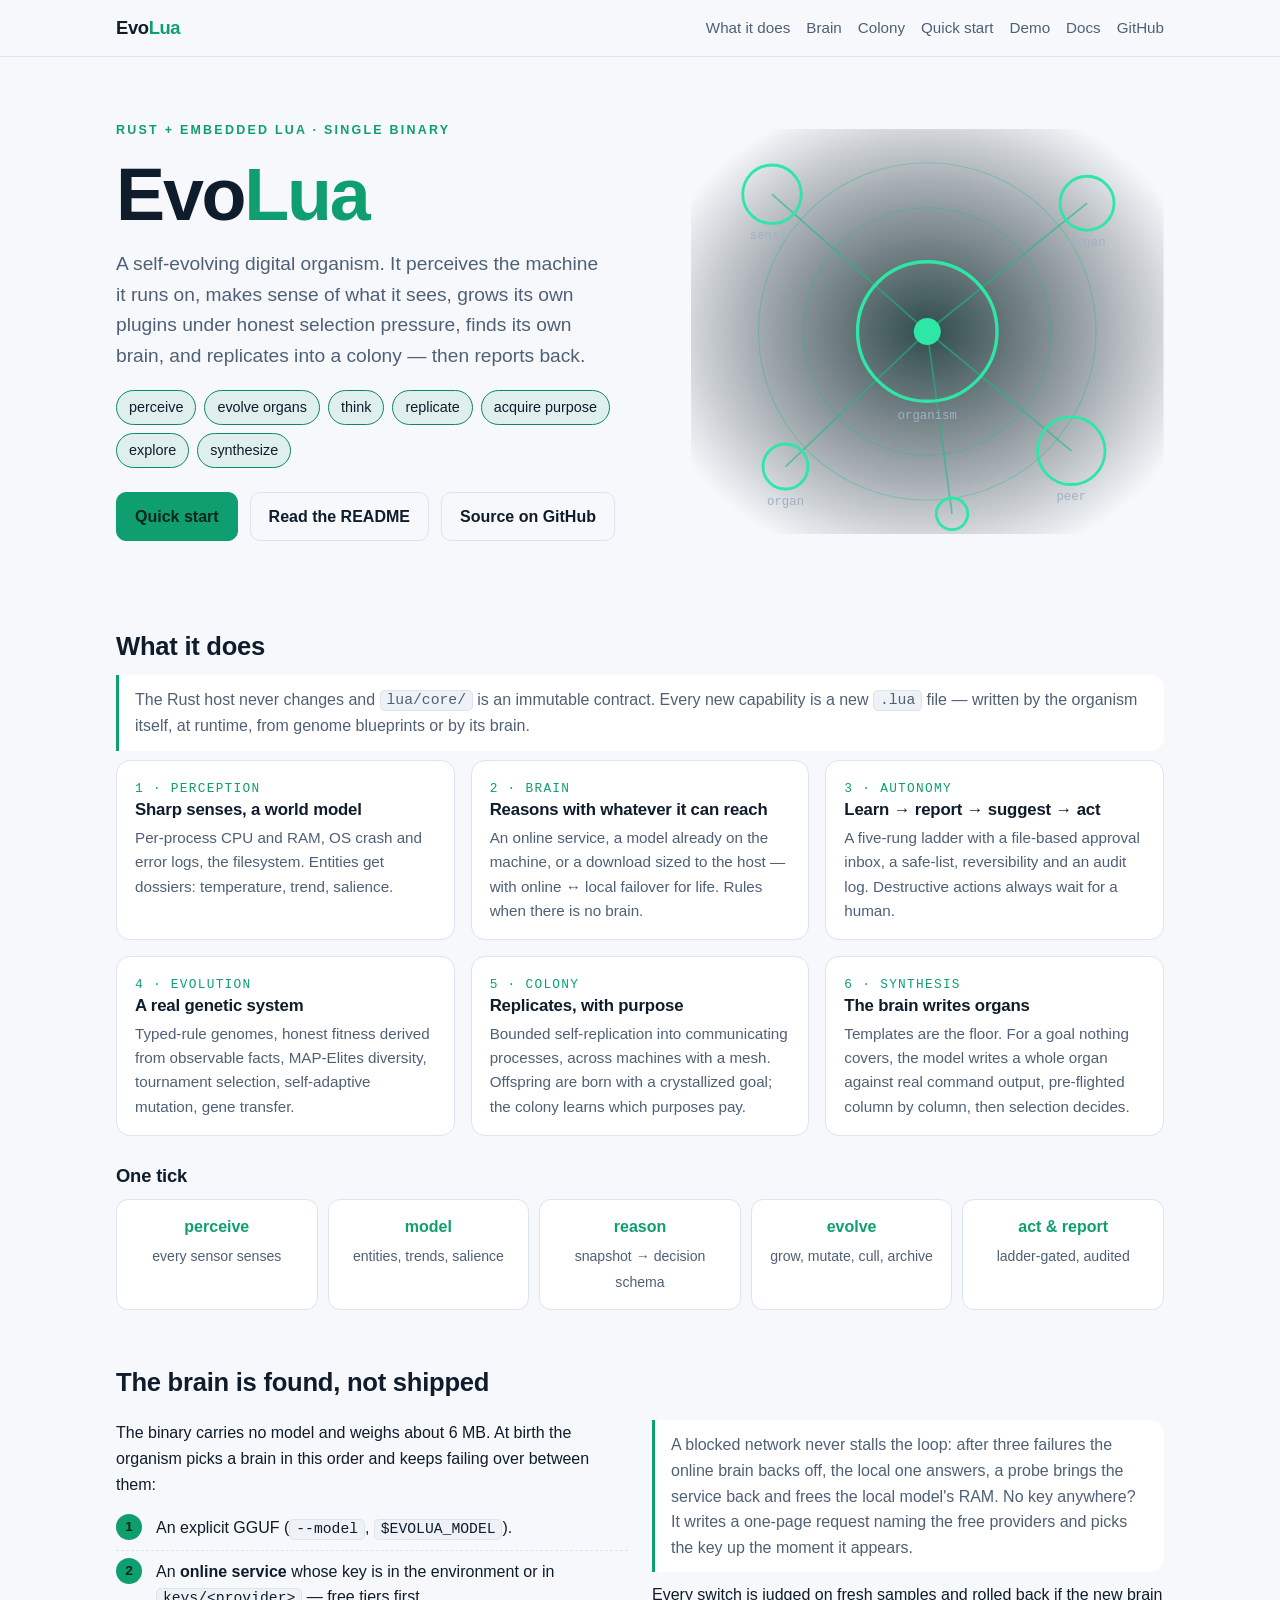
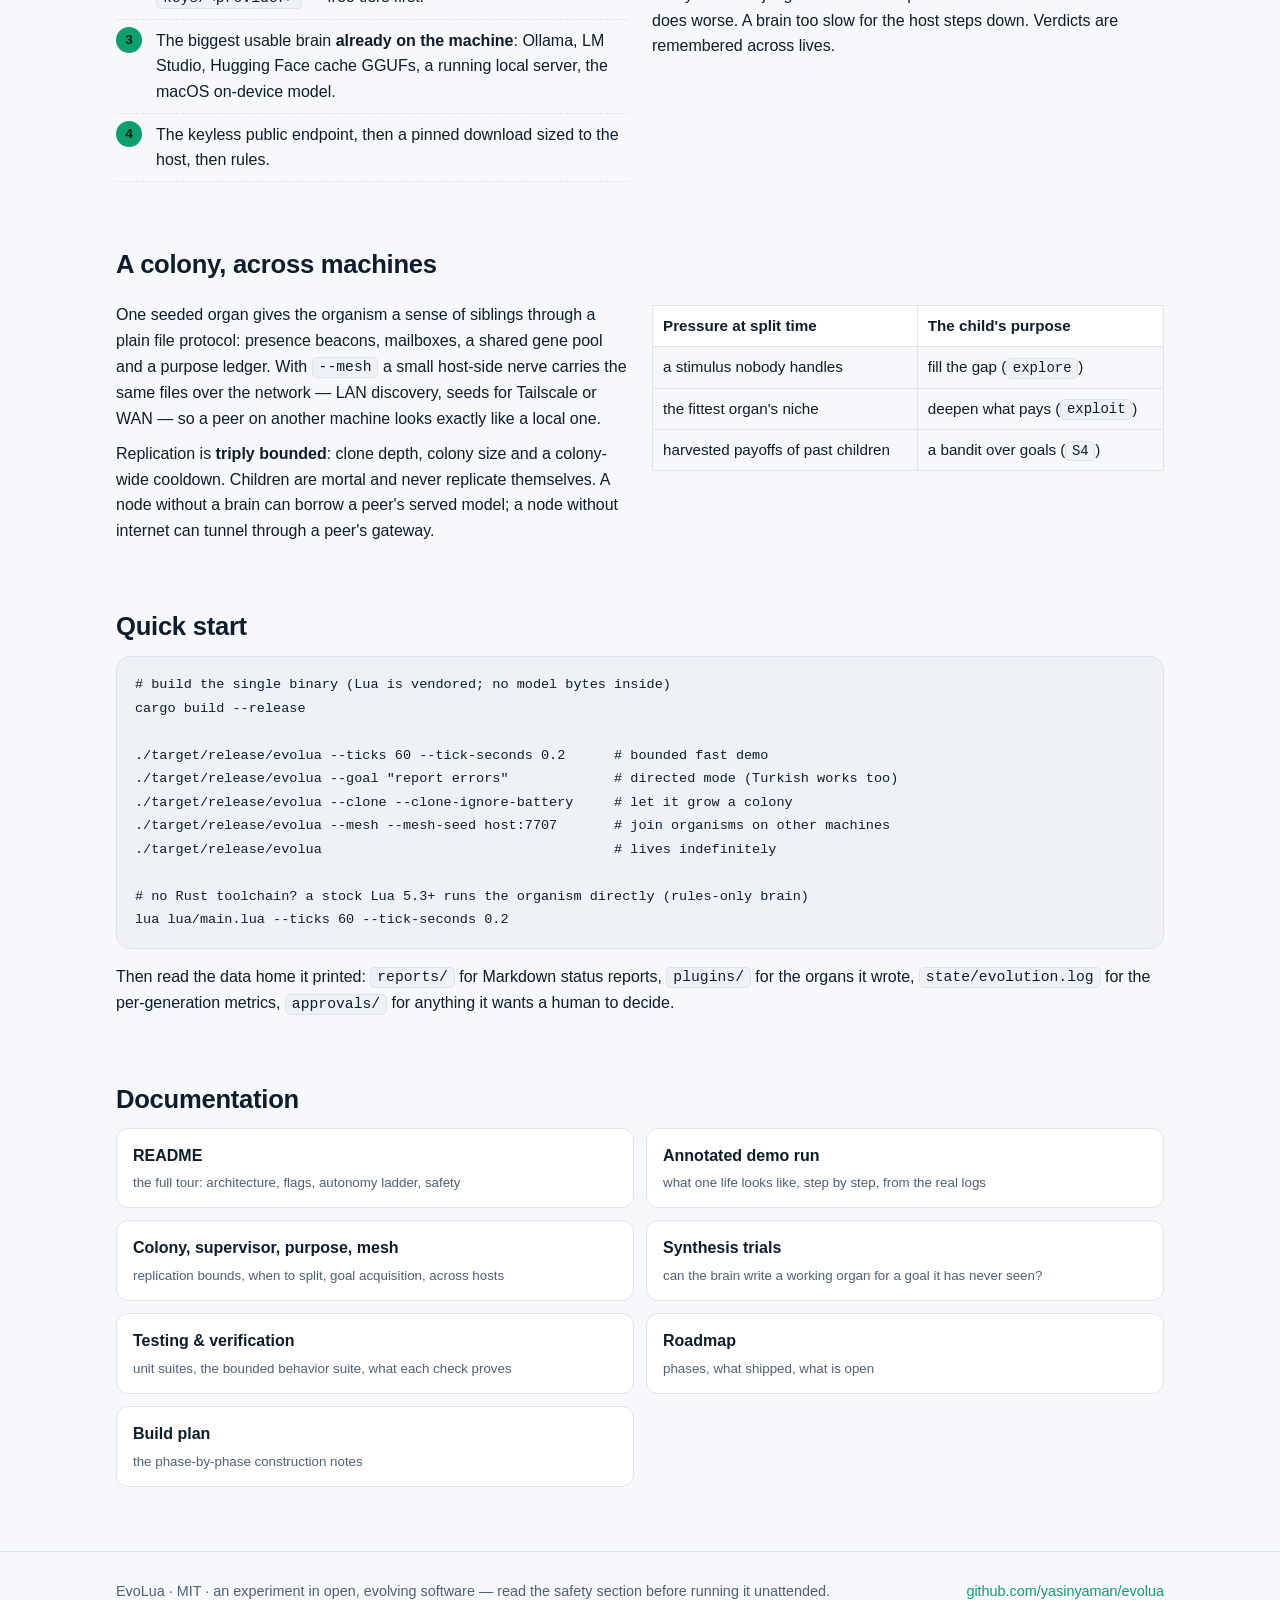
<file: site/index.html>
<!doctype html>
<html lang="en">
<head>
<meta charset="utf-8">
<meta name="viewport" content="width=device-width, initial-scale=1">
<title>EvoLua — a self-evolving Lua organism</title>
<meta name="description" content="EvoLua perceives its host, builds a world model, reasons with whatever brain it can reach, grows its own Lua organs under honest selection, replicates into a colony across machines, and ships as one small binary.">
<meta property="og:title" content="EvoLua — a self-evolving Lua organism">
<meta property="og:description" content="Rust host, embedded Lua organism, single binary. It grows its own organs, finds its own brain, and replicates into a colony.">
<meta property="og:image" content="https://yaman.dev/evolua/assets/social-preview.png">
<meta name="twitter:card" content="summary_large_image">
<link rel="icon" href="favicon.svg" type="image/svg+xml">
<link rel="stylesheet" href="style.css">
</head>
<body>
<header class="top"><div class="wrap">
  <a class="brand" href="./">Evo<b>Lua</b></a>
  <nav class="nav">
    <a href="#what">What it does</a>
    <a href="#brain">Brain</a>
    <a href="#colony">Colony</a>
    <a href="#start">Quick start</a>
    <a href="docs/DEMO.html">Demo</a>
    <a href="#docs">Docs</a>
    <a href="https://github.com/yasinyaman/evolua">GitHub</a>
  </nav>
</div></header>

<main class="wrap">
  <section class="hero">
    <div>
      <div class="kicker">Rust + embedded Lua · single binary</div>
      <h1>Evo<b>Lua</b></h1>
      <p class="lead">A self-evolving digital organism. It perceives the machine it runs on, makes sense of what it sees, grows its own plugins under honest selection pressure, finds its own brain, and replicates into a colony — then reports back.</p>
      <div class="tags">
        <span class="tag">perceive</span><span class="tag">evolve organs</span><span class="tag">think</span>
        <span class="tag">replicate</span><span class="tag">acquire purpose</span><span class="tag">explore</span><span class="tag">synthesize</span>
      </div>
      <div class="cta">
        <a class="btn primary" href="#start">Quick start</a>
        <a class="btn" href="readme.html">Read the README</a>
        <a class="btn" href="https://github.com/yasinyaman/evolua">Source on GitHub</a>
      </div>
    </div>
    <svg viewBox="0 0 420 360" role="img" aria-label="An organism at the centre with satellite organs and peers">
      <defs>
        <radialGradient id="g" cx="50%" cy="50%" r="60%"><stop offset="0" stop-color="#1b3a3a" stop-opacity=".9"/><stop offset="1" stop-color="#0b1420" stop-opacity="0"/></radialGradient>
      </defs>
      <rect width="420" height="360" fill="url(#g)"/>
      <g stroke="#1fb989" stroke-opacity=".35" fill="none">
        <circle cx="210" cy="180" r="150"/><circle cx="210" cy="180" r="110"/>
      </g>
      <g stroke="#1fb989" stroke-opacity=".6" stroke-width="1.5">
        <line x1="210" y1="180" x2="72" y2="58"/><line x1="210" y1="180" x2="352" y2="66"/>
        <line x1="210" y1="180" x2="338" y2="286"/><line x1="210" y1="180" x2="84" y2="300"/>
        <line x1="210" y1="180" x2="232" y2="342"/>
      </g>
      <circle cx="210" cy="180" r="62" fill="none" stroke="#2ee6a6" stroke-width="3"/>
      <circle cx="210" cy="180" r="12" fill="#2ee6a6"/>
      <g fill="none" stroke="#2ee6a6" stroke-width="2.5">
        <circle cx="72" cy="58" r="26"/><circle cx="352" cy="66" r="24"/>
        <circle cx="338" cy="286" r="30"/><circle cx="84" cy="300" r="20"/><circle cx="232" cy="342" r="14"/>
      </g>
      <g fill="#9fb0c4" font-family="ui-monospace, Menlo, monospace" font-size="11" text-anchor="middle">
        <text x="72" y="98">sensor</text><text x="352" y="104">organ</text><text x="338" y="330">peer</text>
        <text x="84" y="334">organ</text><text x="210" y="258">organism</text>
      </g>
    </svg>
  </section>

  <section id="what" class="section">
    <h2>What it does</h2>
    <p class="note">The Rust host never changes and <code>lua/core/</code> is an immutable contract. Every new capability is a new <code>.lua</code> file — written by the organism itself, at runtime, from genome blueprints or by its brain.</p>
    <div class="grid">
      <div class="card"><div class="n">1 · PERCEPTION</div><h3>Sharp senses, a world model</h3><p>Per-process CPU and RAM, OS crash and error logs, the filesystem. Entities get dossiers: temperature, trend, salience.</p></div>
      <div class="card"><div class="n">2 · BRAIN</div><h3>Reasons with whatever it can reach</h3><p>An online service, a model already on the machine, or a download sized to the host — with online ↔ local failover for life. Rules when there is no brain.</p></div>
      <div class="card"><div class="n">3 · AUTONOMY</div><h3>Learn → report → suggest → act</h3><p>A five-rung ladder with a file-based approval inbox, a safe-list, reversibility and an audit log. Destructive actions always wait for a human.</p></div>
      <div class="card"><div class="n">4 · EVOLUTION</div><h3>A real genetic system</h3><p>Typed-rule genomes, honest fitness derived from observable facts, MAP-Elites diversity, tournament selection, self-adaptive mutation, gene transfer.</p></div>
      <div class="card"><div class="n">5 · COLONY</div><h3>Replicates, with purpose</h3><p>Bounded self-replication into communicating processes, across machines with a mesh. Offspring are born with a crystallized goal; the colony learns which purposes pay.</p></div>
      <div class="card"><div class="n">6 · SYNTHESIS</div><h3>The brain writes organs</h3><p>Templates are the floor. For a goal nothing covers, the model writes a whole organ against real command output, pre-flighted column by column, then selection decides.</p></div>
    </div>

    <h3>One tick</h3>
    <div class="flow">
      <div class="step"><b>perceive</b><span>every sensor senses</span></div>
      <div class="step"><b>model</b><span>entities, trends, salience</span></div>
      <div class="step"><b>reason</b><span>snapshot → decision schema</span></div>
      <div class="step"><b>evolve</b><span>grow, mutate, cull, archive</span></div>
      <div class="step"><b>act &amp; report</b><span>ladder-gated, audited</span></div>
    </div>
  </section>

  <section id="brain" class="section">
    <h2>The brain is found, not shipped</h2>
    <div class="two">
      <div>
        <p>The binary carries no model and weighs about 6 MB. At birth the organism picks a brain in this order and keeps failing over between them:</p>
        <ol class="ladder">
          <li>An explicit GGUF (<code>--model</code>, <code>$EVOLUA_MODEL</code>).</li>
          <li>An <b>online service</b> whose key is in the environment or in <code>keys/&lt;provider&gt;</code> — free tiers first.</li>
          <li>The biggest usable brain <b>already on the machine</b>: Ollama, LM Studio, Hugging Face cache GGUFs, a running local server, the macOS on-device model.</li>
          <li>The keyless public endpoint, then a pinned download sized to the host, then rules.</li>
        </ol>
      </div>
      <div>
        <p class="note">A blocked network never stalls the loop: after three failures the online brain backs off, the local one answers, a probe brings the service back and frees the local model's RAM. No key anywhere? It writes a one-page request naming the free providers and picks the key up the moment it appears.</p>
        <p>Every switch is judged on fresh samples and rolled back if the new brain does worse. A brain too slow for the host steps down. Verdicts are remembered across lives.</p>
      </div>
    </div>
  </section>

  <section id="colony" class="section">
    <h2>A colony, across machines</h2>
    <div class="two">
      <div>
        <p>One seeded organ gives the organism a sense of siblings through a plain file protocol: presence beacons, mailboxes, a shared gene pool and a purpose ledger. With <code>--mesh</code> a small host-side nerve carries the same files over the network — LAN discovery, seeds for Tailscale or WAN — so a peer on another machine looks exactly like a local one.</p>
        <p>Replication is <b>triply bounded</b>: clone depth, colony size and a colony-wide cooldown. Children are mortal and never replicate themselves. A node without a brain can borrow a peer's served model; a node without internet can tunnel through a peer's gateway.</p>
      </div>
      <div>
        <table>
          <tr><th>Pressure at split time</th><th>The child's purpose</th></tr>
          <tr><td>a stimulus nobody handles</td><td>fill the gap (<code>explore</code>)</td></tr>
          <tr><td>the fittest organ's niche</td><td>deepen what pays (<code>exploit</code>)</td></tr>
          <tr><td>harvested payoffs of past children</td><td>a bandit over goals (<code>S4</code>)</td></tr>
        </table>
      </div>
    </div>
  </section>

  <section id="start" class="section">
    <h2>Quick start</h2>
<pre><code># build the single binary (Lua is vendored; no model bytes inside)
cargo build --release

./target/release/evolua --ticks 60 --tick-seconds 0.2      # bounded fast demo
./target/release/evolua --goal "report errors"             # directed mode (Turkish works too)
./target/release/evolua --clone --clone-ignore-battery     # let it grow a colony
./target/release/evolua --mesh --mesh-seed host:7707       # join organisms on other machines
./target/release/evolua                                    # lives indefinitely

# no Rust toolchain? a stock Lua 5.3+ runs the organism directly (rules-only brain)
lua lua/main.lua --ticks 60 --tick-seconds 0.2</code></pre>
    <p>Then read the data home it printed: <code>reports/</code> for Markdown status reports, <code>plugins/</code> for the organs it wrote, <code>state/evolution.log</code> for the per-generation metrics, <code>approvals/</code> for anything it wants a human to decide.</p>
  </section>

  <section id="docs" class="section">
    <h2>Documentation</h2>
    <div class="docs-list">
      <a href="readme.html"><b>README</b><small>the full tour: architecture, flags, autonomy ladder, safety</small></a>
      <a href="docs/DEMO.html"><b>Annotated demo run</b><small>what one life looks like, step by step, from the real logs</small></a>
      <a href="docs/COLONY.html"><b>Colony, supervisor, purpose, mesh</b><small>replication bounds, when to split, goal acquisition, across hosts</small></a>
      <a href="docs/TRIALS.html"><b>Synthesis trials</b><small>can the brain write a working organ for a goal it has never seen?</small></a>
      <a href="docs/TESTING.html"><b>Testing &amp; verification</b><small>unit suites, the bounded behavior suite, what each check proves</small></a>
      <a href="docs/ROADMAP.html"><b>Roadmap</b><small>phases, what shipped, what is open</small></a>
      <a href="docs/BUILD-PLAN.html"><b>Build plan</b><small>the phase-by-phase construction notes</small></a>
    </div>
  </section>
</main>

<footer><div class="wrap">
  <span>EvoLua · MIT · an experiment in open, evolving software — read the safety section before running it unattended.</span>
  <span><a href="https://github.com/yasinyaman/evolua">github.com/yasinyaman/evolua</a></span>
</div></footer>
</body>
</html>
</file>
<file: site/style.css>
/* EvoLua site — shared by the landing page and the rendered docs.
   Palette echoes docs/assets/social-preview.png: deep navy, mint accent. */
:root {
  --bg: #0b1420;
  --bg-2: #101c2b;
  --panel: #15243a;
  --line: #22344d;
  --text: #e6edf5;
  --muted: #9fb0c4;
  --accent: #2ee6a6;
  --accent-2: #1fb989;
  --code-bg: #0e1a29;
  --max: 1080px;
  --radius: 14px;
  --sans: "Inter", -apple-system, BlinkMacSystemFont, "Segoe UI", Roboto, Helvetica, Arial, sans-serif;
  --mono: "JetBrains Mono", "SFMono-Regular", Menlo, Consolas, monospace;
}
@media (prefers-color-scheme: light) {
  :root:not([data-theme="dark"]) {
    --bg: #f6f8fb; --bg-2: #ffffff; --panel: #ffffff; --line: #dde4ee;
    --text: #0f1c2b; --muted: #4f6076; --accent: #0f9f6e; --accent-2: #0c8a5f; --code-bg: #eef2f7;
  }
}
* { box-sizing: border-box; }
html { scroll-behavior: smooth; }
body {
  margin: 0; background: var(--bg); color: var(--text); font-family: var(--sans);
  line-height: 1.6; font-size: 16px; -webkit-font-smoothing: antialiased;
}
a { color: var(--accent); text-decoration: none; }
a:hover { text-decoration: underline; }
code, pre, kbd { font-family: var(--mono); font-size: 0.92em; }
code { background: var(--code-bg); border: 1px solid var(--line); border-radius: 5px; padding: 0.1em 0.4em; }
pre { background: var(--code-bg); border: 1px solid var(--line); border-radius: var(--radius); padding: 16px 18px; overflow-x: auto; }
pre code { background: none; border: 0; padding: 0; }
h1, h2, h3 { line-height: 1.2; letter-spacing: -0.01em; }
h2 { font-size: 1.6rem; margin: 2.6rem 0 0.8rem; }
h3 { font-size: 1.15rem; margin: 1.8rem 0 0.5rem; }
p { margin: 0.6rem 0; }
.wrap { max-width: var(--max); margin: 0 auto; padding: 0 16px; }

/* top bar */
.top { position: sticky; top: 0; z-index: 10; backdrop-filter: blur(10px);
  background: color-mix(in srgb, var(--bg) 82%, transparent); border-bottom: 1px solid var(--line); }
.top .wrap { display: flex; align-items: center; gap: 18px; height: 56px; }
.brand { font-weight: 800; font-size: 1.15rem; letter-spacing: -0.02em; color: var(--text); }
.brand b { color: var(--accent); }
.nav { margin-left: auto; display: flex; gap: 16px; flex-wrap: wrap; }
.nav a { color: var(--muted); font-size: 0.95rem; }
.nav a:hover { color: var(--text); text-decoration: none; }

/* hero */
.hero { padding: 64px 0 40px; display: grid; grid-template-columns: 1.15fr 1fr; gap: 32px; align-items: center; }
.kicker { color: var(--accent); font-weight: 700; letter-spacing: 0.18em; font-size: 0.78rem; text-transform: uppercase; }
.hero h1 { font-size: clamp(2.6rem, 6vw, 4.6rem); margin: 10px 0 8px; font-weight: 800; letter-spacing: -0.03em; }
.hero h1 b { color: var(--accent); font-weight: 800; }
.hero .lead { font-size: 1.2rem; color: var(--muted); max-width: 46ch; }
.tags { display: flex; flex-wrap: wrap; gap: 8px; margin: 18px 0 24px; }
.tag { border: 1px solid var(--accent-2); color: var(--text); background: color-mix(in srgb, var(--accent) 10%, transparent);
  border-radius: 999px; padding: 5px 12px; font-size: 0.9rem; }
.cta { display: flex; gap: 12px; flex-wrap: wrap; }
.btn { display: inline-block; padding: 11px 18px; border-radius: 10px; font-weight: 600; border: 1px solid var(--line); color: var(--text); }
.btn:hover { text-decoration: none; border-color: var(--accent-2); }
.btn.primary { background: var(--accent); color: #06261b; border-color: var(--accent); }
.hero svg { width: 100%; height: auto; display: block; }

/* sections */
.section { padding: 8px 0; }
.grid { display: grid; grid-template-columns: repeat(3, 1fr); gap: 16px; }
.card { background: var(--panel); border: 1px solid var(--line); border-radius: var(--radius); padding: 18px 18px 16px; }
.card h3 { margin: 0 0 6px; font-size: 1.05rem; }
.card p { margin: 0; color: var(--muted); font-size: 0.95rem; }
.card .n { color: var(--accent); font-family: var(--mono); font-size: 0.8rem; letter-spacing: 0.1em; }
.flow { display: grid; grid-template-columns: repeat(5, 1fr); gap: 10px; margin-top: 12px; }
.flow .step { background: var(--panel); border: 1px solid var(--line); border-radius: 12px; padding: 14px; text-align: center; }
.flow .step b { display: block; color: var(--accent); margin-bottom: 4px; }
.flow .step span { color: var(--muted); font-size: 0.88rem; }
.two { display: grid; grid-template-columns: 1fr 1fr; gap: 24px; align-items: start; }
.note { border-left: 3px solid var(--accent); background: var(--panel); border-radius: 0 var(--radius) var(--radius) 0; padding: 12px 16px; color: var(--muted); }
.ladder { list-style: none; padding: 0; margin: 10px 0; counter-reset: s; }
.ladder li { counter-increment: s; padding: 8px 0 8px 40px; position: relative; border-bottom: 1px dashed var(--line); }
.ladder li::before { content: counter(s); position: absolute; left: 0; top: 7px; width: 26px; height: 26px; border-radius: 50%;
  background: var(--accent); color: #06261b; font-weight: 700; font-size: 0.85rem; display: grid; place-items: center; }
table { border-collapse: collapse; width: 100%; margin: 12px 0; font-size: 0.95rem; }
th, td { border: 1px solid var(--line); padding: 8px 10px; text-align: left; vertical-align: top; }
th { background: var(--panel); }
.docs-list { display: grid; grid-template-columns: repeat(2, 1fr); gap: 12px; }
.docs-list a { display: block; background: var(--panel); border: 1px solid var(--line); border-radius: 12px; padding: 14px 16px; color: var(--text); }
.docs-list a:hover { border-color: var(--accent-2); text-decoration: none; }
.docs-list small { display: block; color: var(--muted); margin-top: 4px; }
footer { margin-top: 56px; padding: 28px 0 40px; border-top: 1px solid var(--line); color: var(--muted); font-size: 0.9rem; }
footer .wrap { display: flex; justify-content: space-between; gap: 16px; flex-wrap: wrap; }

/* rendered docs */
.doc { max-width: 860px; margin: 0 auto; padding: 32px 16px 60px; }
.doc h1 { font-size: 2.2rem; margin: 0 0 6px; }
.doc .crumbs { color: var(--muted); font-size: 0.9rem; margin-bottom: 20px; }
.doc blockquote { margin: 1rem 0; padding: 10px 16px; border-left: 3px solid var(--accent); background: var(--panel); color: var(--muted); border-radius: 0 10px 10px 0; }
.doc img { max-width: 100%; border-radius: 10px; }
.doc .toc { background: var(--panel); border: 1px solid var(--line); border-radius: var(--radius); padding: 10px 18px; margin: 10px 0 24px; font-size: 0.95rem; }
.doc .toc ul { margin: 4px 0; padding-left: 18px; }
.doc hr { border: 0; border-top: 1px solid var(--line); margin: 28px 0; }

@media (max-width: 820px) {
  .hero { grid-template-columns: 1fr; padding-top: 36px; }
  .grid, .docs-list, .two { grid-template-columns: 1fr; }
  .flow { grid-template-columns: repeat(2, 1fr); }
  .nav { gap: 12px; }
}
</file>
